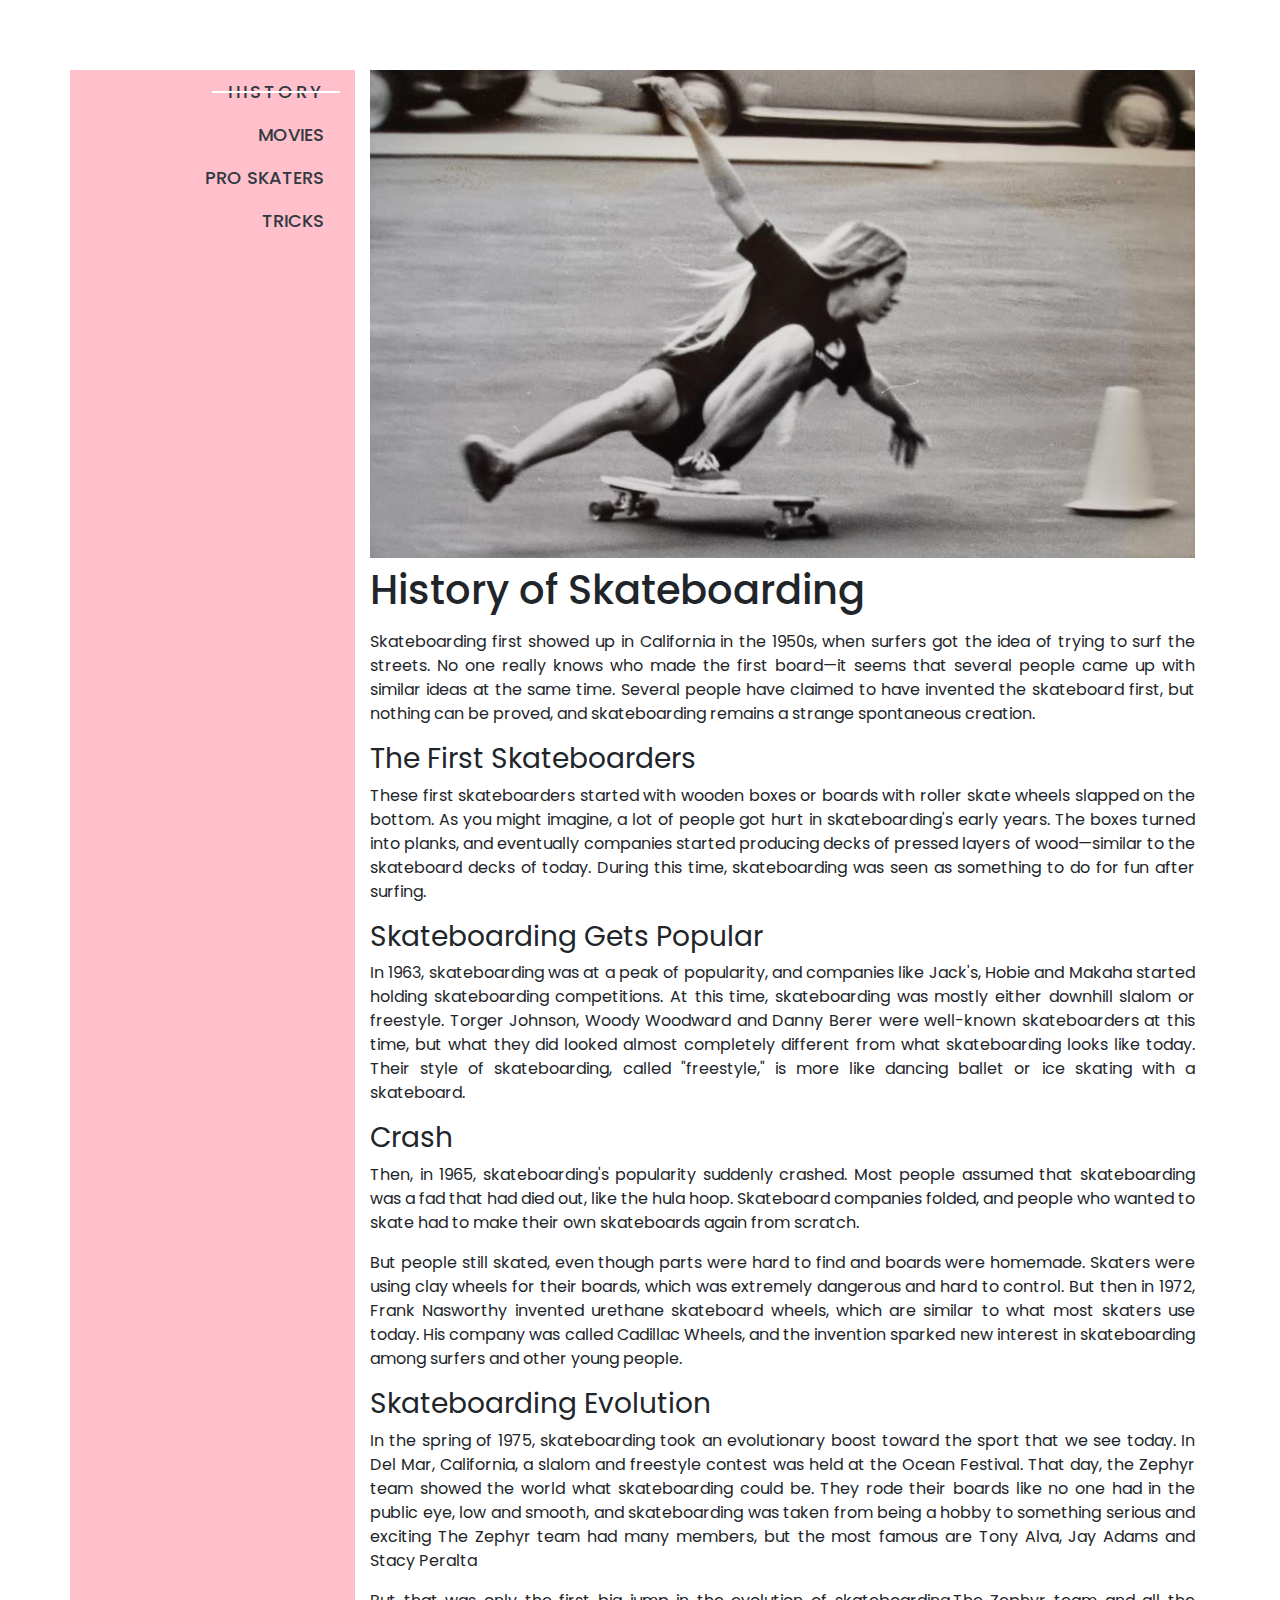
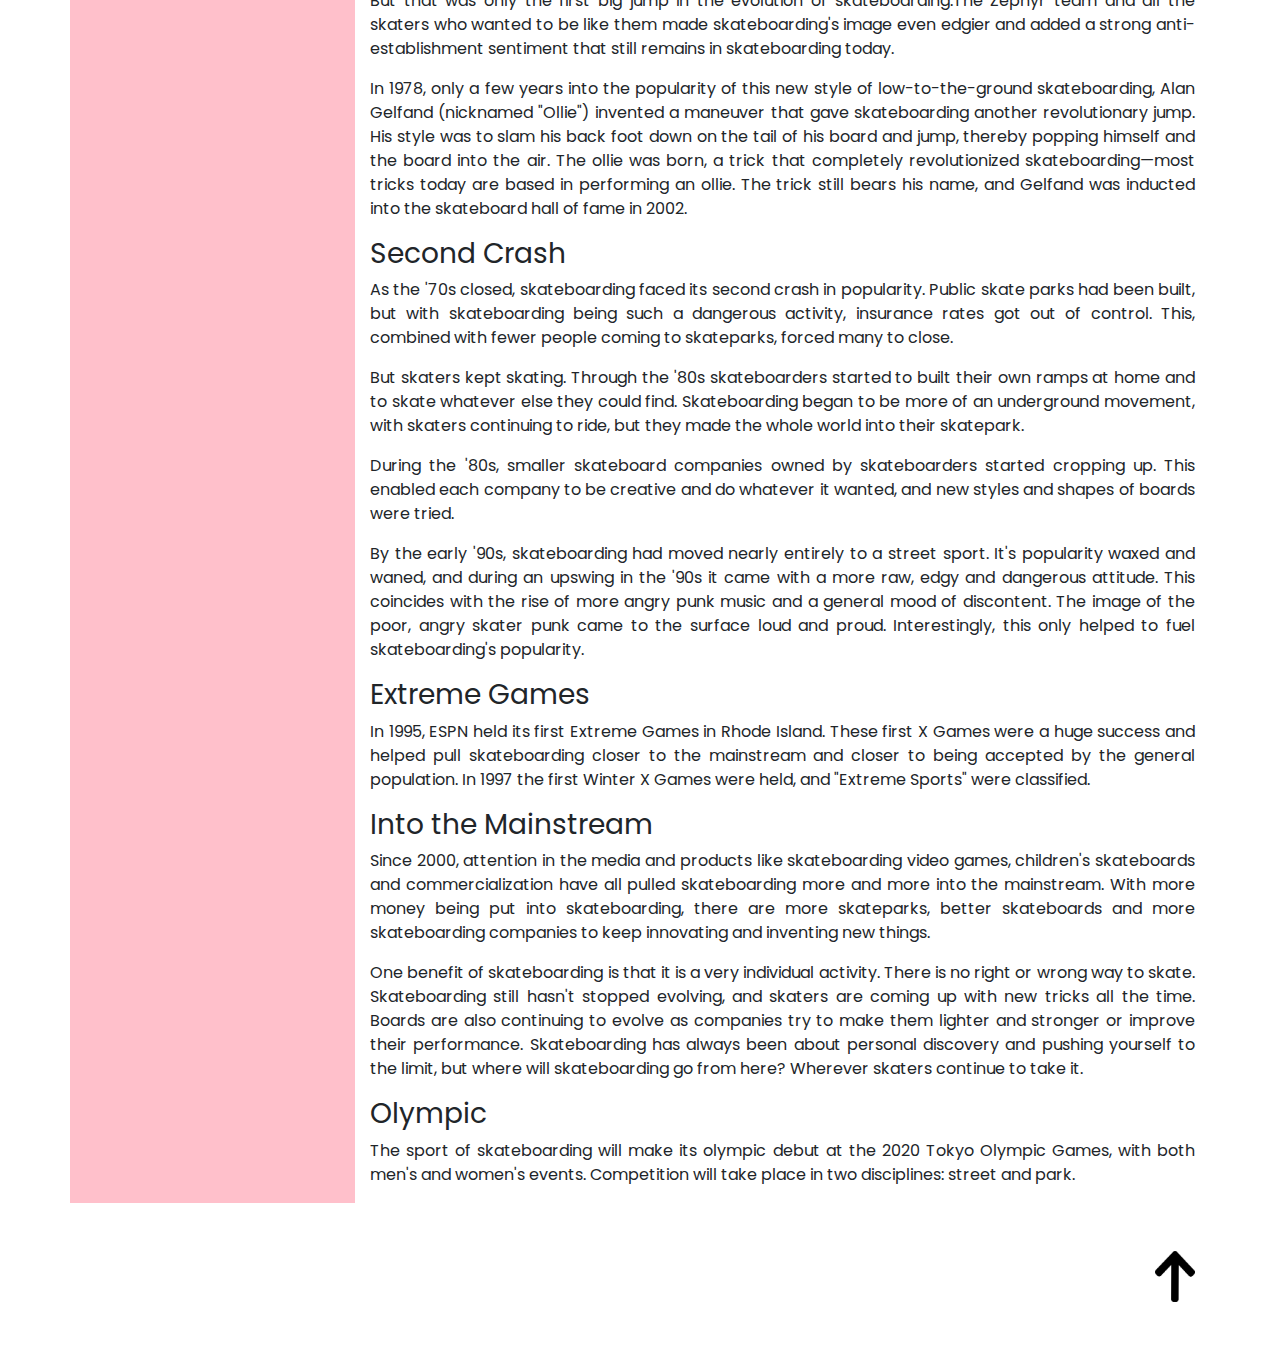
<file: index.html>
<!DOCTYPE html>
<html>
    <head>
        <title>My Webpage</title>
        <meta charset="utf-8">
        <meta name="viewport" content="width=device-width, initial-scale=1">
        <link href="https://fonts.googleapis.com/css2?family=Poppins:ital,wght@0,100;0,200;0,300;0,400;0,500;0,600;0,700;0,800;0,900;1,100;1,200;1,300;1,400;1,500;1,600;1,700;1,800;1,900&display=swap" rel="stylesheet">
        <link rel="stylesheet" href="https://stackpath.bootstrapcdn.com/bootstrap/4.4.1/css/bootstrap.min.css" integrity="sha384-Vkoo8x4CGsO3+Hhxv8T/Q5PaXtkKtu6ug5TOeNV6gBiFeWPGFN9MuhOf23Q9Ifjh" crossorigin="anonymous">
        <link rel="stylesheet" type="text/css" href="style/style.css">
    </head>
    <body>
        <div class="container">
            <div id="top"></div>
            <div class="row">
                <nav class="col-md-3">
                    <ul class="nav flex-column text-md-right text-sm-center">
                        <li class="nav-item">
                            <a class="nav-link active" href="index.html">
                                History
                            </a>
                        </li>
                        <li class="nav-item">
                            <a class="nav-link" href="movies.html">
                                Movies
                            </a>
                        </li>
                        <li class="nav-item">
                            <a class="nav-link" href="stars.html">
                                Pro skaters
                            </a>
                        </li>
                        <li class="nav-item">
                            <a class="nav-link" href="tricks.html">
                                Tricks
                            </a>
                        </li>
                    </ul>
                </nav>
                <div class="col-md-9 content">
                    <img src="cover.jpg" alt="Ellen O'Neal skateboarding" width="100%"/>
                    <h1 class="pt-2 pb-2">History of Skateboarding</h1>
                    <p>
                        Skateboarding first showed up in California in the 1950s, when surfers got the idea of trying to surf the streets. No one really knows who made the first board—it seems that several people came up with similar ideas at the same time. Several people have claimed to have invented the skateboard first, but nothing can be proved, and skateboarding remains a strange spontaneous creation.
                    </p>
                    <h3>The First Skateboarders</h3>
                    <p>
                        These first skateboarders started with wooden boxes or boards with roller skate wheels slapped on the bottom. As you might imagine, a lot of people got hurt in skateboarding's early years. The boxes turned into planks, and eventually companies started producing decks of pressed layers of wood—similar to the skateboard decks of today. During this time, skateboarding was seen as something to do for fun after surfing.
                    </p>
                    <h3>Skateboarding Gets Popular</h3>
                    <p>
                        In 1963, skateboarding was at a peak of popularity, and companies like Jack's, Hobie and Makaha started holding skateboarding competitions. At this time, skateboarding was mostly either downhill slalom or freestyle. Torger Johnson, Woody Woodward and Danny Berer were well-known skateboarders at this time, but what they did looked almost completely different from what skateboarding looks like today. Their style of skateboarding, called "freestyle," is more like dancing ballet or ice skating with a skateboard.
                    </p>
                    <h3>Crash</h3>
                    <p>
                        Then, in 1965, skateboarding's popularity suddenly crashed. Most people assumed that skateboarding was a fad that had died out, like the hula hoop. Skateboard companies folded, and people who wanted to skate had to make their own skateboards again from scratch.
                    </p>
                    <p>
                        But people still skated, even though parts were hard to find and boards were homemade. Skaters were using clay wheels for their boards, which was extremely dangerous and hard to control. But then in 1972, Frank Nasworthy invented urethane skateboard wheels, which are similar to what most skaters use today. His company was called Cadillac Wheels, and the invention sparked new interest in skateboarding among surfers and other young people.  
                    </p>
                    <h3>Skateboarding Evolution</h3>
                    <p>In the spring of 1975, skateboarding took an evolutionary boost toward the sport that we see today. In Del Mar, California, a slalom and freestyle contest was held at the Ocean Festival. That day, the Zephyr team showed the world what skateboarding could be. They rode their boards like no one had in the public eye, low and smooth, and skateboarding was taken from being a hobby to something serious and exciting The Zephyr team had many members, but the most famous are Tony Alva, Jay Adams and Stacy Peralta</p>
                    <p>But that was only the first big jump in the evolution of skateboarding.The Zephyr team and all the skaters who wanted to be like them made skateboarding's image even edgier and added a strong anti-establishment sentiment that still remains in skateboarding today.</p>
                    <p>In 1978, only a few years into the popularity of this new style of low-to-the-ground skateboarding, Alan Gelfand (nicknamed "Ollie") invented a maneuver that gave skateboarding another revolutionary jump. His style was to slam his back foot down on the tail of his board and jump, thereby popping himself and the board into the air. The ollie was born, a trick that completely revolutionized skateboarding—most tricks today are based in performing an ollie. The trick still bears his name, and Gelfand was inducted into the skateboard hall of fame in 2002.</p>
                    <h3>Second Crash</h3>
                    <p>
                        As the '70s closed, skateboarding faced its second crash in popularity. Public skate parks had been built, but with skateboarding being such a dangerous activity, insurance rates got out of control. This, combined with fewer people coming to skateparks, forced many to close.
                    </p>
                    <p>
                        But skaters kept skating. Through the '80s skateboarders started to built their own ramps at home and to skate whatever else they could find. Skateboarding began to be more of an underground movement, with skaters continuing to ride, but they made the whole world into their skatepark.
                    </p>
                    <p>
                        During the '80s, smaller skateboard companies owned by skateboarders started cropping up. This enabled each company to be creative and do whatever it wanted, and new styles and shapes of boards were tried.
                    </p>
                    <p>
                        By the early '90s, skateboarding had moved nearly entirely to a street sport. It's popularity waxed and waned, and during an upswing in the '90s it came with a more raw, edgy and dangerous attitude. This coincides with the rise of more angry punk music and a general mood of discontent. The image of the poor, angry skater punk came to the surface loud and proud. Interestingly, this only helped to fuel skateboarding's popularity.
                     </p>
                     <h3>Extreme Games</h3>
                     <p>
                        In 1995, ESPN held its first Extreme Games in Rhode Island. These first X Games were a huge success and helped pull skateboarding closer to the mainstream and closer to being accepted by the general population. In 1997 the first Winter X Games were held, and "Extreme Sports" were classified. 
                    </p>
                    <h3>Into the Mainstream</h3>
                     <p>
                        Since 2000, attention in the media and products like skateboarding video games, children's skateboards and commercialization have all pulled skateboarding more and more into the mainstream. With more money being put into skateboarding, there are more skateparks, better skateboards and more skateboarding companies to keep innovating and inventing new things.
                    </p>
                    <p>
                        One benefit of skateboarding is that it is a very individual activity. There is no right or wrong way to skate. Skateboarding still hasn't stopped evolving, and skaters are coming up with new tricks all the time. Boards are also continuing to evolve as companies try to make them lighter and stronger or improve their performance. Skateboarding has always been about personal discovery and pushing yourself to the limit, but where will skateboarding go from here? Wherever skaters continue to take it.
                    </p>
                    <h3>Olympic</h3>
                    <p>
                        The sport of skateboarding will make its olympic debut at the 2020 Tokyo Olympic Games, with both men's and women's events. Competition will take place in two disciplines: street and park.
                    </p>
                </div>
                <div class="col-sm-12 text-sm-center text-md-right text-xs-center pt-5 pb-5">
                    <a href="#top"><img src="back.png" alt="arrow up" width="40px" height="auto" /></a> 
                </div>
            </div>

        </div>
    </body>
</html>
</file>
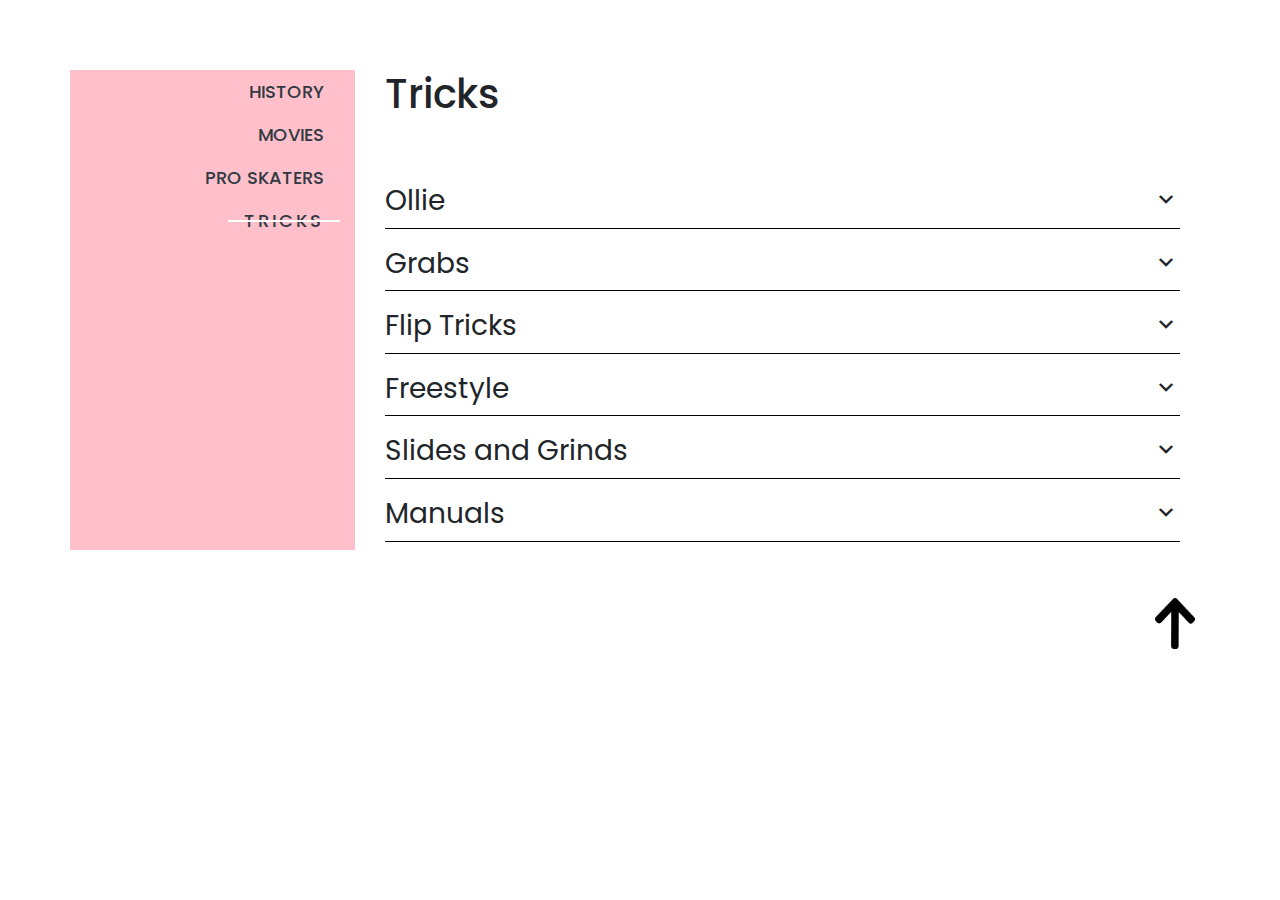
<file: tricks.html>
<!DOCTYPE html>
<html>
    <head>
        <title>My Webpage</title>
        <meta charset="utf-8">
        <meta name="viewport" content="width=device-width, initial-scale=1">
        <link href="https://fonts.googleapis.com/icon?family=Material+Icons" rel="stylesheet">
        <link href="https://fonts.googleapis.com/css2?family=Poppins:ital,wght@0,100;0,200;0,300;0,400;0,500;0,600;0,700;0,800;0,900;1,100;1,200;1,300;1,400;1,500;1,600;1,700;1,800;1,900&display=swap" rel="stylesheet">
        <link rel="stylesheet" href="https://stackpath.bootstrapcdn.com/bootstrap/4.4.1/css/bootstrap.min.css" integrity="sha384-Vkoo8x4CGsO3+Hhxv8T/Q5PaXtkKtu6ug5TOeNV6gBiFeWPGFN9MuhOf23Q9Ifjh" crossorigin="anonymous">
        <link rel="stylesheet" type="text/css" href="style/style.css">
    </head>
    <body>
        <div id="top"></div>
        <div class="container">
            <div class="row">
                <nav class="col-md-3">
                    <ul class="nav flex-column text-md-right text-sm-center">
                        <li class="nav-item">
                            <a class="nav-link" href="index.html">
                                History
                            </a>
                        </li>
                        <li class="nav-item">
                            <a class="nav-link" href="movies.html">
                                Movies
                            </a>
                        </li>
                        <li class="nav-item">
                            <a class="nav-link" href="stars.html">
                                Pro skaters
                            </a>
                        </li>
                        <li class="nav-item">
                            <a class="nav-link active" href="tricks.html">
                                Tricks
                            </a>
                        </li>
                    </ul>
                </nav>
                <div class="col-md-9 content">
                    <div class="container">
                        <h1 class="pb-5 ">Tricks</h1>
                        <h3 class="collapse-but collapsed" data-toggle="collapse" href="#ollie" role="button" aria-expanded="false" >Ollie</h3>
                        <p class="collapse" id="ollie">
                            An Ollie is a jump where the front wheels leave the ground first. This motion is attained with a snap of the tail (from the backfoot) and sliding your front-foot forward to reach any altitude. 
                        </p>
                        <h3 class="collapse-but collapsed" data-toggle="collapse" href="#grab" role="button" aria-expanded="false">Grabs</h3>
                        <p class="collapse" id="grab">
                            A Grab involves floating in the air, while using either hand to hold the board against the feet or keeping constant and careful pressure on the board with the feet to keep it from floating away. Indy Grab usually combine rotation with different grabs.
                        </p>
                        <h3 class="collapse-but collapsed" data-toggle="collapse" href="#flip" role="button" aria-expanded="false">
                            Flip Tricks
                        </h3>
                        <p class="collapse" id="flip">
                            Flip tricks are a subset of aerials which are all based on the ollie. An example is the kickflip, the most widely known and performed flip trick. The board can be spun around many different axes as part of a flip trick, thus combining several rotations into one trick.
                        </p>
                        <h3 class="collapse-but collapsed" data-toggle="collapse" href="#free" role="button" aria-expanded="false">
                            Freestyle
                        </h3>
                        <p class="collapse" id="free">
                            Freestyle skateboarding tricks are tricks specifically associated with freestyle skateboarding. And are part of the building blocks and some of the most important reference points for tricks which have evolved to form Street Skateboarding.
                        </p>
                        <h3 class="collapse-but collapsed" data-toggle="collapse" href="#slide" role="button" aria-expanded="false">
                            Slides and Grinds
                        </h3>
                        <p class="collapse" id="slide">
                            Slides and grinds involve getting the board up on some type of ledge, rail, or coping and sliding or grinding along the board or trucks, respectively. When it is primarily the board which is contacting the edge, it's called a slide; when it's the truck, it is a grind.
                        </p>
                        <h3 class="collapse-but collapsed" data-toggle="collapse" href="#manual" role="button" aria-expanded="false">
                            Manuals
                        </h3>
                        <p class="collapse" id="manual">
                            A manual is a balancing trick where a skateboarder balances on either the front two or rear two wheels, without the other two wheels or any other part of the skateboard touching the ground for the entire duration of the trick. 
                        </p>
                    </div>
                </div>
                <div class="col-sm-12 text-sm-center text-md-right pt-5 pb-5">
                    <a class="arrow" href="#top"><img src="back.png" alt="arrow up" width="40px" height="auto" /></a> 
                </div>
            </div>
        </div>
        <script src="https://code.jquery.com/jquery-3.3.1.slim.min.js" integrity="sha384-q8i/X+965DzO0rT7abK41JStQIAqVgRVzpbzo5smXKp4YfRvH+8abtTE1Pi6jizo" crossorigin="anonymous"></script>
        <script src="https://cdnjs.cloudflare.com/ajax/libs/popper.js/1.14.7/umd/popper.min.js" integrity="sha384-UO2eT0CpHqdSJQ6hJty5KVphtPhzWj9WO1clHTMGa3JDZwrnQq4sF86dIHNDz0W1" crossorigin="anonymous"></script>
        <script src="https://stackpath.bootstrapcdn.com/bootstrap/4.3.1/js/bootstrap.min.js" integrity="sha384-JjSmVgyd0p3pXB1rRibZUAYoIIy6OrQ6VrjIEaFf/nJGzIxFDsf4x0xIM+B07jRM" crossorigin="anonymous"></script>
    </body>
</html>
</file>
<file: style/style.css>
body {
  top: 70px;
  bottom: 70px;
  position: relative;
  font-family: 'Poppins', sans-serif;
}

#top {
  position: absolute;
  width: 100%;
  top: -70px;
}

h3 {
  font-weight: 400;
}

p {
  text-align: justify;
}

.list, .man-list, .woman-list {
  border-width: 10px;
  border-style: solid;
  padding: 50px;
}

.man-list {
  border-color: #7198A0;
}

.woman-list {
  border-color: #FBB3A2;
}

.collapse-but {
  border-bottom: 1px solid black;
  padding: 10px 0;
  cursor: pointer;
}

.collapse-but:after {
  float: right;
  font-family: "Material Icons";
  content: "\e316";
}

.collapse-but.collapsed:after {
  float: right;
  font-family: "Material Icons";
  content: "\e313";
}

nav {
  background-color: pink;
}

nav .nav-link {
  width: -webkit-fit-content;
  width: -moz-fit-content;
  width: fit-content;
  float: right;
  position: relative;
  color: #303941;
  font-size: 18px;
  font-weight: 500;
  text-transform: uppercase;
  -webkit-transition: letter-spacing 1s;
  transition: letter-spacing 1s;
}

nav .nav-link:hover {
  text-decoration: none;
  color: #303941;
  letter-spacing: 3px;
}

nav .nav-link.active {
  letter-spacing: 3px;
}

nav .nav-link.active:after {
  border-bottom: 2px solid white;
  content: "";
  position: absolute;
  margin-top: -1px;
  left: 0;
  right: 0;
  top: 50%;
  -webkit-animation-name: line;
          animation-name: line;
  -webkit-animation-duration: 1s;
          animation-duration: 1s;
}

@media (max-width: 767px) {
  body {
    top: 0px;
  }
  .nav {
    text-align: center;
    padding: 30px 0;
  }
  .nav-item {
    margin: 0 auto;
  }
  .text-xs-center {
    text-align: center;
  }
  .content {
    padding-top: 30px;
  }
}

@-webkit-keyframes line {
  0% {
    width: 0;
  }
  100% {
    width: 100%;
  }
}

@keyframes line {
  0% {
    width: 0;
  }
  100% {
    width: 100%;
  }
}
/*# sourceMappingURL=style.css.map */
</file>
